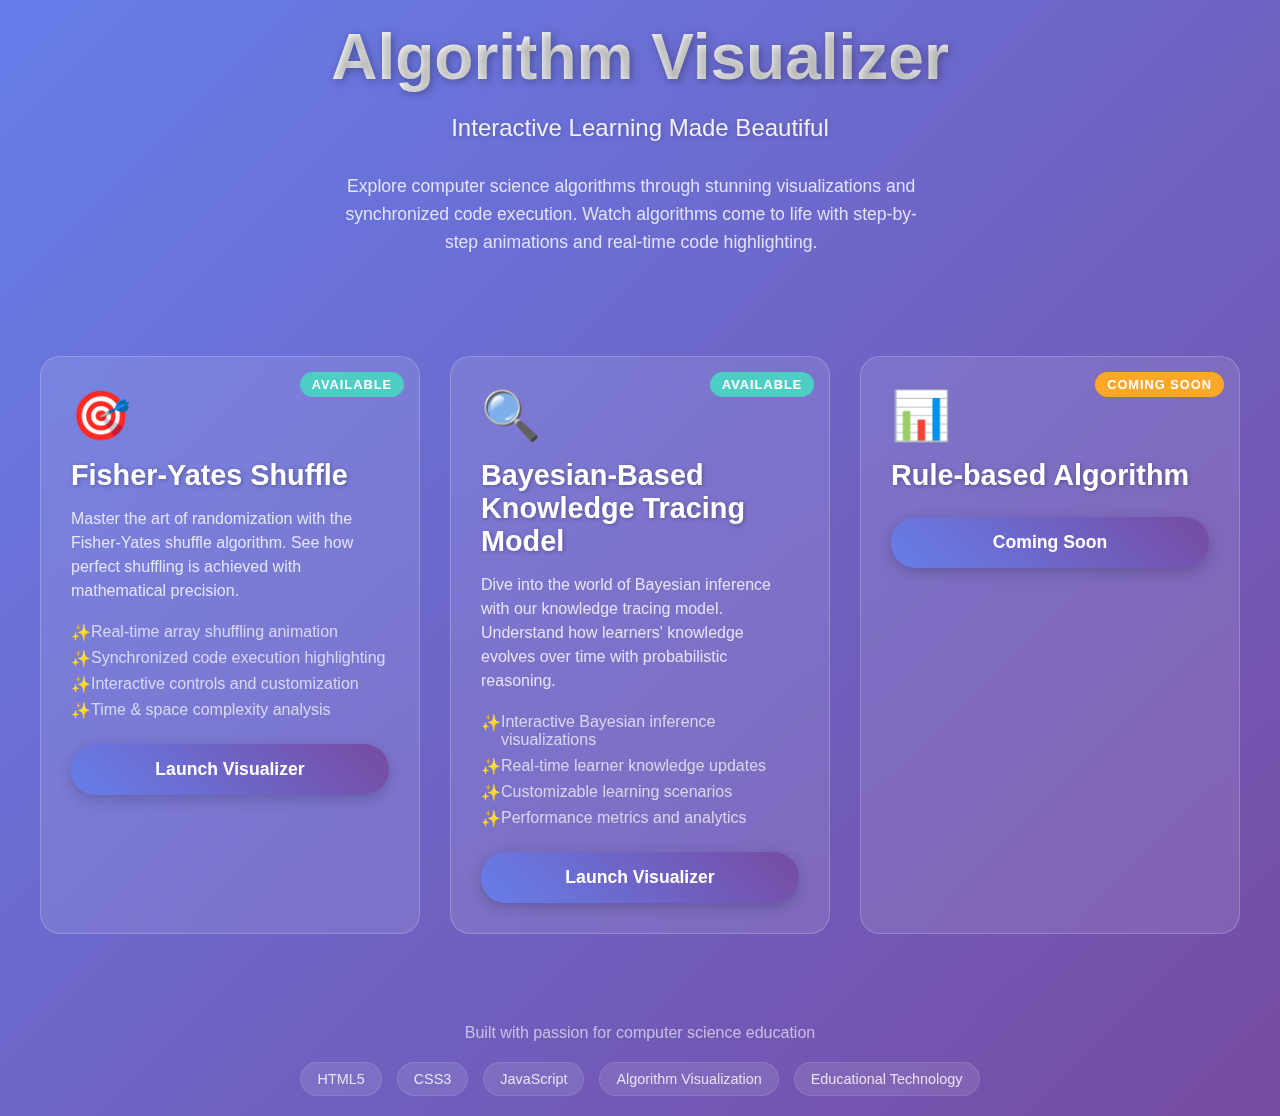
<file: index.html>
<!DOCTYPE html>
<html lang="en">
<head>
    <meta charset="UTF-8">
    <meta name="viewport" content="width=device-width, initial-scale=1.0">
    <title>Algorithm Visualizer Hub</title>
    <link rel="stylesheet" href="/css/index.css">
    <link rel="icon" type="image/x-icon" href="/assets/machine-learning.png">
</head>
<body>
    <div class="stars" id="stars"></div>
    <div class="floating-shapes" id="shapes"></div>
    
    <div class="container">
        <div class="hero-section">
            <h1 class="main-title">Algorithm Visualizer</h1>
            <p class="subtitle">Interactive Learning Made Beautiful</p>
            <p class="description">
                Explore computer science algorithms through stunning visualizations and synchronized code execution. 
                Watch algorithms come to life with step-by-step animations and real-time code highlighting.
            </p>
        </div>
        
        <div class="algorithms-grid">
            <div class="algorithm-card" onclick="openFisherYates()">
                <div class="status-badge">Available</div>
                <span class="card-icon">🎯</span>
                <h3 class="card-title">Fisher-Yates Shuffle</h3>
                <p class="card-description">
                    Master the art of randomization with the Fisher-Yates shuffle algorithm. 
                    See how perfect shuffling is achieved with mathematical precision.
                </p>
                <ul class="card-features">
                    <li>Real-time array shuffling animation</li>
                    <li>Synchronized code execution highlighting</li>
                    <li>Interactive controls and customization</li>
                    <li>Time & space complexity analysis</li>
                </ul>
                <a href="shuffle.html"><button class="launch-btn">Launch Visualizer</button></a>
            </div>
            
            <div class="algorithm-card">
                <div class="status-badge">Available</div>
                <span class="card-icon">🔍</span>
                <h3 class="card-title">Bayesian-Based Knowledge Tracing Model</h3>
                <p class="card-description">
                    Dive into the world of Bayesian inference with our knowledge tracing model. 
                    Understand how learners' knowledge evolves over time with probabilistic reasoning.
                </p>
                <ul class="card-features">
                    <li>Interactive Bayesian inference visualizations</li>
                    <li>Real-time learner knowledge updates</li>
                    <li>Customizable learning scenarios</li>
                    <li>Performance metrics and analytics</li>
                </ul>
                <a href="bkt.html"><button class="launch-btn">Launch Visualizer</button></a>
            </div>
            
            <div class="algorithm-card">
                <div class="status-badge coming-soon">Coming Soon</div>
                <span class="card-icon">📊</span>
                <h3 class="card-title">Rule-based Algorithm</h3>
                <p class="card-description">
                    <!-- Compare and contrast different sorting algorithms side by side. 
                    From bubble sort to quicksort, see them all in action. -->
                </p>
                <ul class="card-features">
                    <!-- <li>Multiple sorting algorithm animations</li>
                    <li>Performance comparison charts</li>
                    <li>Adjustable array sizes and speeds</li>
                    <li>Best/worst case scenarios</li> -->
                </ul>
                <button class="launch-btn" disabled>Coming Soon</button>
            </div>
            
        </div>
        
        <div class="footer">
            <p>Built with passion for computer science education</p>
            <div class="tech-stack">
                <span class="tech-item">HTML5</span>
                <span class="tech-item">CSS3</span>
                <span class="tech-item">JavaScript</span>
                <span class="tech-item">Algorithm Visualization</span>
                <span class="tech-item">Educational Technology</span>
            </div>
        </div>
    </div>

    <script>
        // Create animated stars
        function createStars() {
            const starsContainer = document.getElementById('stars');
            const numberOfStars = 100;
            
            for (let i = 0; i < numberOfStars; i++) {
                const star = document.createElement('div');
                star.className = 'star';
                star.style.left = Math.random() * 100 + '%';
                star.style.top = Math.random() * 100 + '%';
                star.style.animationDelay = Math.random() * 3 + 's';
                star.style.animationDuration = (Math.random() * 3 + 2) + 's';
                starsContainer.appendChild(star);
            }
        }
        
        // Create floating shapes
        function createFloatingShapes() {
            const shapesContainer = document.getElementById('shapes');
            
            setInterval(() => {
                const shape = document.createElement('div');
                shape.className = 'shape';
                const size = Math.random() * 100 + 20;
                shape.style.width = size + 'px';
                shape.style.height = size + 'px';
                shape.style.left = Math.random() * 100 + '%';
                shape.style.animationDuration = (Math.random() * 10 + 15) + 's';
                
                shapesContainer.appendChild(shape);
                
                // Remove shape after animation
                setTimeout(() => {
                    if (shape.parentNode) {
                        shape.parentNode.removeChild(shape);
                    }
                }, 25000);
            }, 2000);
        }
        
      </script>
</file>
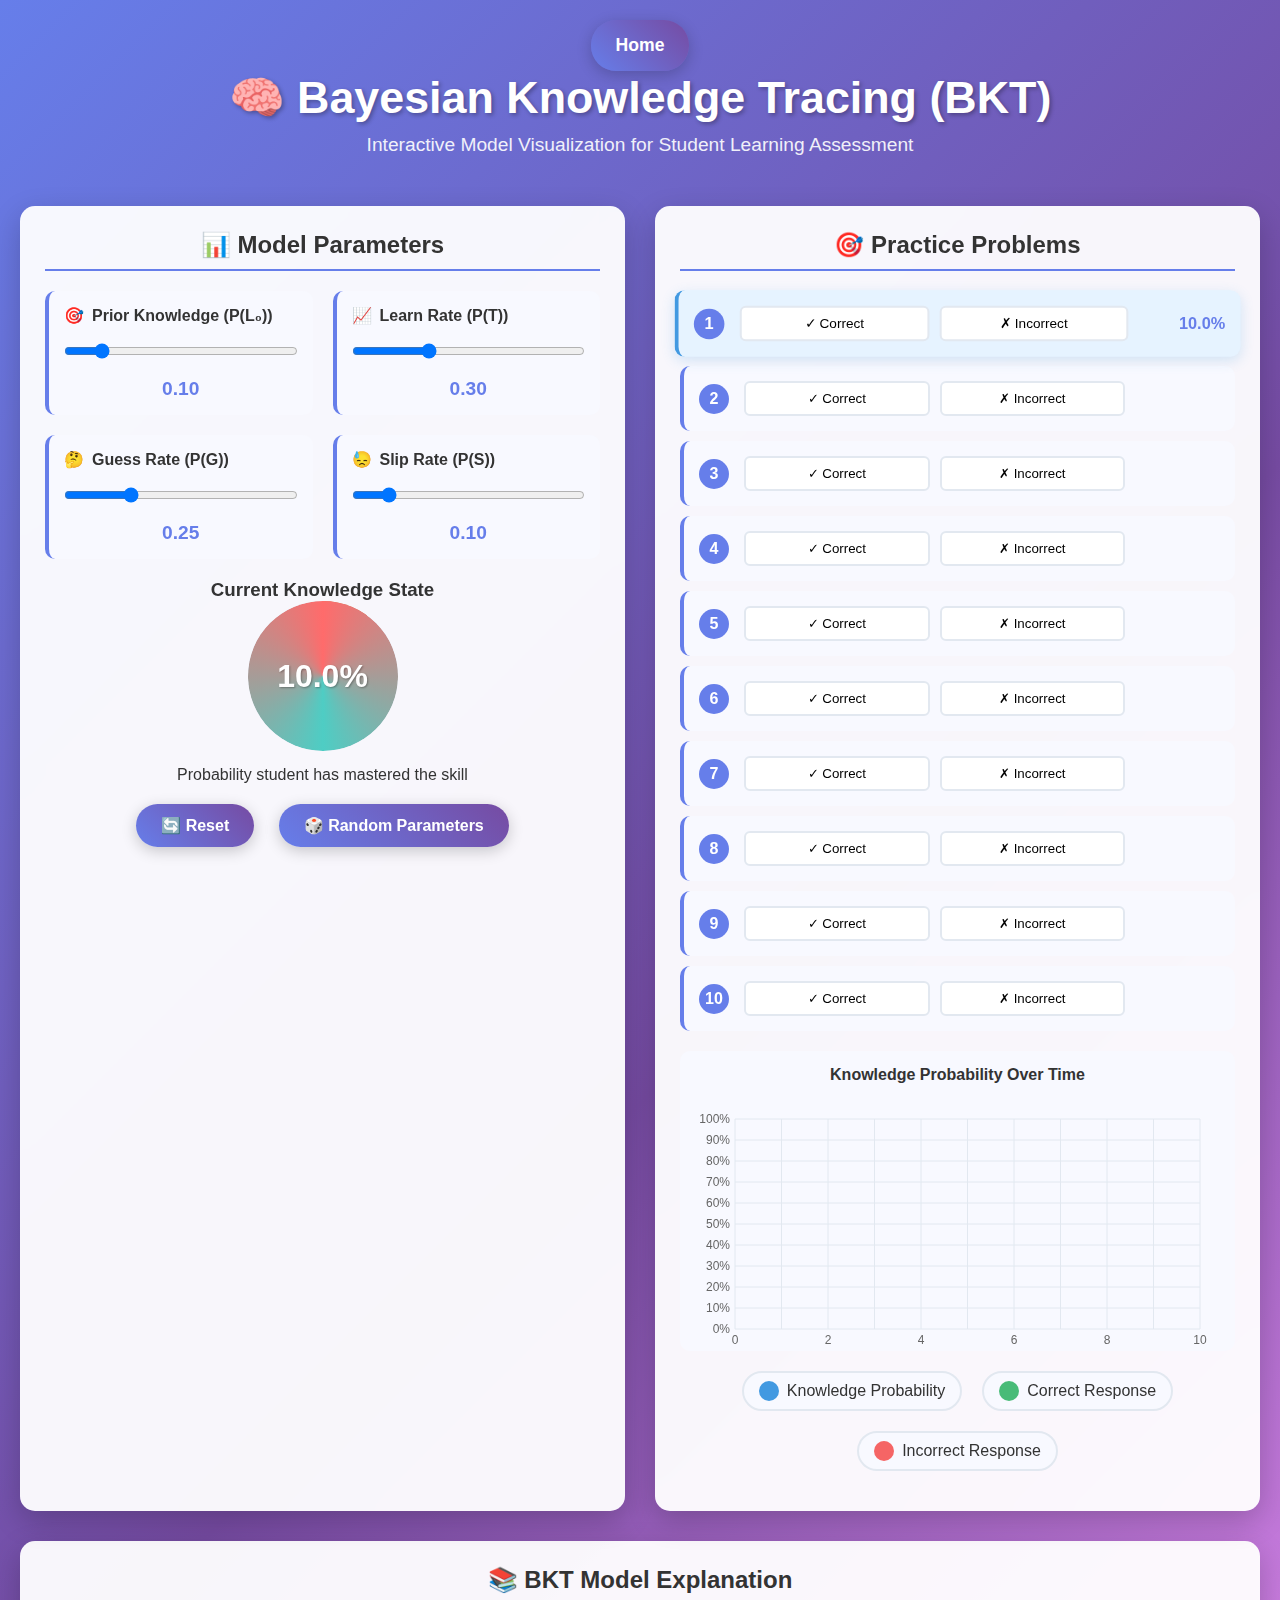
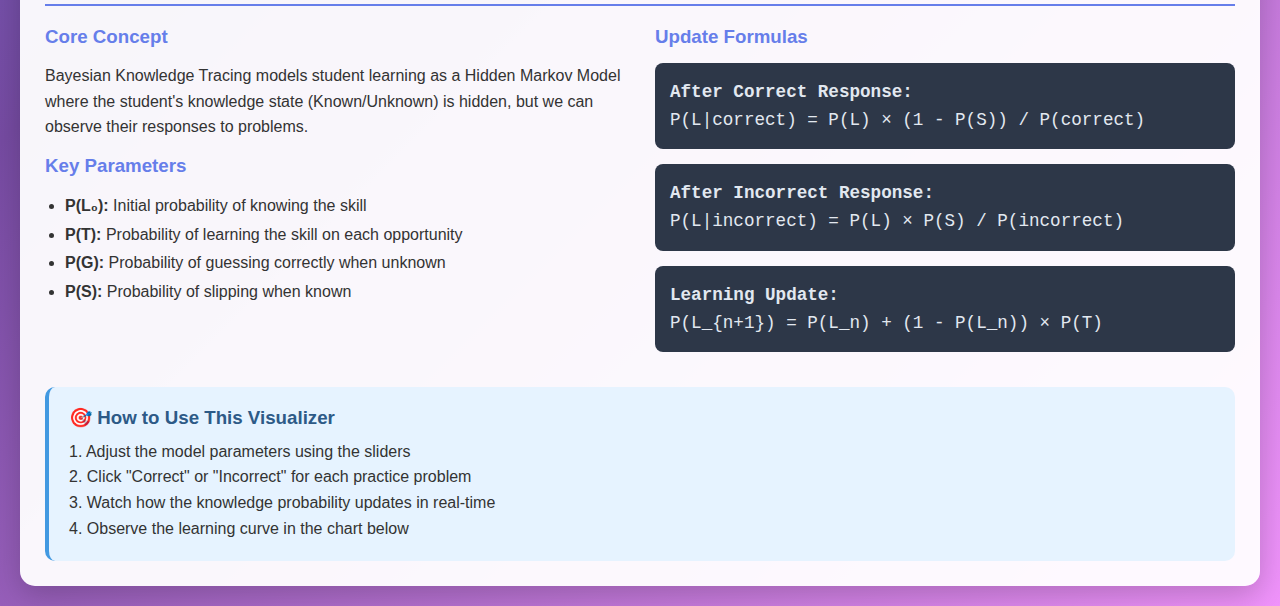
<file: bkt.html>
<!DOCTYPE html>
<html lang="en">
<head>
    <meta charset="UTF-8">
    <meta name="viewport" content="width=device-width, initial-scale=1.0">
    <title>Bayesian Knowledge Tracing (BKT) Model Visualizer</title>
    <link rel="stylesheet" href="/css/bkt.css">
    <link rel="icon" type="image/x-icon" href="/assets/machine-learning.png">

</head>
   <a href="index.html"><button class="launch-btn">Home</button></a>
<body>
    <div class="header">
        <h1 class="main-title">🧠 Bayesian Knowledge Tracing (BKT)</h1>
        <p class="subtitle">Interactive Model Visualization for Student Learning Assessment</p>
    </div>

    <div class="container">
        <div class="panel">
            <h2 class="panel-title">📊 Model Parameters</h2>
            
            <div class="parameters-grid">
                <div class="parameter-item">
                    <div class="parameter-label">
                        <span>🎯</span>
                        <span>Prior Knowledge (P(L₀))</span>
                    </div>
                    <input type="range" class="parameter-input" id="priorKnowledge" min="0" max="1" step="0.01" value="0.1">
                    <div class="parameter-value" id="priorValue">0.10</div>
                </div>
                
                <div class="parameter-item">
                    <div class="parameter-label">
                        <span>📈</span>
                        <span>Learn Rate (P(T))</span>
                    </div>
                    <input type="range" class="parameter-input" id="learnRate" min="0" max="1" step="0.01" value="0.3">
                    <div class="parameter-value" id="learnValue">0.30</div>
                </div>
                
                <div class="parameter-item">
                    <div class="parameter-label">
                        <span>🤔</span>
                        <span>Guess Rate (P(G))</span>
                    </div>
                    <input type="range" class="parameter-input" id="guessRate" min="0" max="1" step="0.01" value="0.25">
                    <div class="parameter-value" id="guessValue">0.25</div>
                </div>
                
                <div class="parameter-item">
                    <div class="parameter-label">
                        <span>😓</span>
                        <span>Slip Rate (P(S))</span>
                    </div>
                    <input type="range" class="parameter-input" id="slipRate" min="0" max="1" step="0.01" value="0.1">
                    <div class="parameter-value" id="slipValue">0.10</div>
                </div>
            </div>

            <div class="knowledge-state">
                <h3>Current Knowledge State</h3>
                <div class="knowledge-circle" id="knowledgeCircle">
                    <span class="knowledge-text" id="knowledgeText">10%</span>
                </div>
                <p>Probability student has mastered the skill</p>
            </div>

            <div class="controls">
                <button class="btn" onclick="resetSimulation()">🔄 Reset</button>
                <button class="btn" onclick="randomizeParameters()">🎲 Random Parameters</button>
            </div>
        </div>

        <div class="panel">
            <h2 class="panel-title">🎯 Practice Problems</h2>
            
            <div class="problem-sequence" id="problemSequence">
                <!-- Problems will be generated here -->
            </div>

            <div class="chart-container">
                <div class="chart-title">Knowledge Probability Over Time</div>
                <canvas class="chart-canvas" id="knowledgeChart"></canvas>
            </div>

            <div class="legend">
                <div class="legend-item">
                    <div class="legend-color" style="background: #4299e1;"></div>
                    <span>Knowledge Probability</span>
                </div>
                <div class="legend-item">
                    <div class="legend-color" style="background: #48bb78;"></div>
                    <span>Correct Response</span>
                </div>
                <div class="legend-item">
                    <div class="legend-color" style="background: #f56565;"></div>
                    <span>Incorrect Response</span>
                </div>
            </div>
        </div>
    </div>

    <div class="model-explanation">
        <h2 class="panel-title">📚 BKT Model Explanation</h2>
        
        <div style="display: grid; grid-template-columns: 1fr 1fr; gap: 30px; margin-bottom: 20px;">
            <div>
                <h3 style="color: #667eea; margin-bottom: 15px;">Core Concept</h3>
                <p style="line-height: 1.6; margin-bottom: 15px;">
                    Bayesian Knowledge Tracing models student learning as a Hidden Markov Model where the student's knowledge state (Known/Unknown) is hidden, but we can observe their responses to problems.
                </p>
                
                <h3 style="color: #667eea; margin-bottom: 15px;">Key Parameters</h3>
                <ul style="line-height: 1.8; margin-left: 20px;">
                    <li><strong>P(L₀):</strong> Initial probability of knowing the skill</li>
                    <li><strong>P(T):</strong> Probability of learning the skill on each opportunity</li>
                    <li><strong>P(G):</strong> Probability of guessing correctly when unknown</li>
                    <li><strong>P(S):</strong> Probability of slipping when known</li>
                </ul>
            </div>
            
            <div>
                <h3 style="color: #667eea; margin-bottom: 15px;">Update Formulas</h3>
                
                <div class="formula-box">
                    <div class="formula">
                        <strong>After Correct Response:</strong><br>
                        P(L|correct) = P(L) × (1 - P(S)) / P(correct)
                    </div>
                </div>
                
                <div class="formula-box">
                    <div class="formula">
                        <strong>After Incorrect Response:</strong><br>
                        P(L|incorrect) = P(L) × P(S) / P(incorrect)
                    </div>
                </div>
                
                <div class="formula-box">
                    <div class="formula">
                        <strong>Learning Update:</strong><br>
                        P(L_{n+1}) = P(L_n) + (1 - P(L_n)) × P(T)
                    </div>
                </div>
            </div>
        </div>
        
        <div style="background: #e6f3ff; padding: 20px; border-radius: 10px; border-left: 4px solid #4299e1;">
            <h3 style="color: #2d5a87; margin-bottom: 10px;">🎯 How to Use This Visualizer</h3>
            <p style="line-height: 1.6;">
                1. Adjust the model parameters using the sliders<br>
                2. Click "Correct" or "Incorrect" for each practice problem<br>
                3. Watch how the knowledge probability updates in real-time<br>
                4. Observe the learning curve in the chart below
            </p>
        </div>
    </div>

    <script>
        // BKT Model State
        let bktState = {
            priorKnowledge: 0.1,
            learnRate: 0.3,
            guessRate: 0.25,
            slipRate: 0.1,
            currentKnowledge: 0.1,
            problemCount: 0,
            responses: [],
            knowledgeHistory: [0.1]
        };

        // Chart setup
        let chart = null;
        let chartCanvas = null;
        let chartCtx = null;

        // Initialize the application
        function init() {
            setupEventListeners();
            generateProblems();
            updateKnowledgeDisplay();
            initChart();
        }

        function setupEventListeners() {
            // Parameter sliders
            document.getElementById('priorKnowledge').addEventListener('input', updatePriorKnowledge);
            document.getElementById('learnRate').addEventListener('input', updateLearnRate);
            document.getElementById('guessRate').addEventListener('input', updateGuessRate);
            document.getElementById('slipRate').addEventListener('input', updateSlipRate);
        }

        function updatePriorKnowledge(e) {
            bktState.priorKnowledge = parseFloat(e.target.value);
            document.getElementById('priorValue').textContent = bktState.priorKnowledge.toFixed(2);
            if (bktState.problemCount === 0) {
                bktState.currentKnowledge = bktState.priorKnowledge;
                bktState.knowledgeHistory = [bktState.priorKnowledge];
                updateKnowledgeDisplay();
                updateChart();
            }
        }

        function updateLearnRate(e) {
            bktState.learnRate = parseFloat(e.target.value);
            document.getElementById('learnValue').textContent = bktState.learnRate.toFixed(2);
        }

        function updateGuessRate(e) {
            bktState.guessRate = parseFloat(e.target.value);
            document.getElementById('guessValue').textContent = bktState.guessRate.toFixed(2);
        }

        function updateSlipRate(e) {
            bktState.slipRate = parseFloat(e.target.value);
            document.getElementById('slipValue').textContent = bktState.slipRate.toFixed(2);
        }

        function generateProblems() {
            const container = document.getElementById('problemSequence');
            container.innerHTML = '';
            
            for (let i = 1; i <= 10; i++) {
                const problemDiv = document.createElement('div');
                problemDiv.className = 'problem-item';
                problemDiv.id = `problem-${i}`;
                
                if (i === bktState.problemCount + 1) {
                    problemDiv.classList.add('current');
                }
                
                problemDiv.innerHTML = `
                    <div class="problem-number">${i}</div>
                    <div class="problem-response">
                        <button class="response-btn" onclick="submitResponse(${i}, true)" ${i <= bktState.problemCount ? 'disabled' : ''}>
                            ✓ Correct
                        </button>
                        <button class="response-btn" onclick="submitResponse(${i}, false)" ${i <= bktState.problemCount ? 'disabled' : ''}>
                            ✗ Incorrect
                        </button>
                    </div>
                    <div class="knowledge-probability" id="prob-${i}">
                        ${i === 1 ? (bktState.currentKnowledge * 100).toFixed(1) + '%' : ''}
                    </div>
                `;
                
                container.appendChild(problemDiv);
            }
        }

        function submitResponse(problemNum, isCorrect) {
            if (problemNum !== bktState.problemCount + 1) return;
            
            // Update BKT model
            updateBKTModel(isCorrect);
            
            // Update UI
            const problemDiv = document.getElementById(`problem-${problemNum}`);
            const buttons = problemDiv.querySelectorAll('.response-btn');
            
            buttons.forEach(btn => btn.disabled = true);
            buttons[isCorrect ? 0 : 1].classList.add(isCorrect ? 'correct' : 'incorrect');
            
            // Update probability display
            document.getElementById(`prob-${problemNum}`).textContent = 
                (bktState.currentKnowledge * 100).toFixed(1) + '%';
            
            // Move to next problem
            problemDiv.classList.remove('current');
            bktState.problemCount++;
            
            if (bktState.problemCount < 10) {
                document.getElementById(`problem-${bktState.problemCount + 1}`).classList.add('current');
                document.getElementById(`prob-${bktState.problemCount + 1}`).textContent = 
                    (bktState.currentKnowledge * 100).toFixed(1) + '%';
            }
            
            updateKnowledgeDisplay();
            updateChart();
        }

        function updateBKTModel(isCorrect) {
            const P_L = bktState.currentKnowledge;
            const P_G = bktState.guessRate;
            const P_S = bktState.slipRate;
            const P_T = bktState.learnRate;
            
            // Calculate probability of correct response
            const P_correct = P_L * (1 - P_S) + (1 - P_L) * P_G;
            const P_incorrect = P_L * P_S + (1 - P_L) * (1 - P_G);
            
            // Update knowledge probability based on response
            if (isCorrect) {
                bktState.currentKnowledge = (P_L * (1 - P_S)) / P_correct;
            } else {
                bktState.currentKnowledge = (P_L * P_S) / P_incorrect;
            }
            
            // Apply learning
            bktState.currentKnowledge = bktState.currentKnowledge + (1 - bktState.currentKnowledge) * P_T;
            
            // Store response and knowledge state
            bktState.responses.push(isCorrect);
            bktState.knowledgeHistory.push(bktState.currentKnowledge);
        }

        function updateKnowledgeDisplay() {
            const circle = document.getElementById('knowledgeCircle');
            const text = document.getElementById('knowledgeText');
            const percentage = bktState.currentKnowledge * 100;
            
            text.textContent = percentage.toFixed(1) + '%';
            
            // Update circle color based on knowledge level
            const hue = percentage * 1.2; // 0-120 (red to green)
            circle.style.background = `conic-gradient(from 0deg, hsl(${hue}, 70%, 60%) ${percentage * 3.6}deg, #e2e8f0 0deg)`;
        }

        function initChart() {
            chartCanvas = document.getElementById('knowledgeChart');
            chartCtx = chartCanvas.getContext('2d');
            updateChart();
        }

        function updateChart() {
            const canvas = chartCanvas;
            const ctx = chartCtx;
            const width = canvas.width = canvas.offsetWidth;
            const height = canvas.height = canvas.offsetHeight;
            
            ctx.clearRect(0, 0, width, height);
            
            // Draw grid
            ctx.strokeStyle = '#e2e8f0';
            ctx.lineWidth = 1;
            
            // Horizontal lines
            for (let i = 0; i <= 10; i++) {
                const y = (height - 40) * (1 - i / 10) + 20;
                ctx.beginPath();
                ctx.moveTo(40, y);
                ctx.lineTo(width - 20, y);
                ctx.stroke();
                
                // Y-axis labels
                ctx.fillStyle = '#666';
                ctx.font = '12px Arial';
                ctx.textAlign = 'right';
                ctx.fillText((i * 10) + '%', 35, y + 4);
            }
            
            // Vertical lines
            const maxProblems = Math.max(10, bktState.knowledgeHistory.length);
            for (let i = 0; i <= maxProblems; i++) {
                const x = (width - 60) * (i / maxProblems) + 40;
                ctx.beginPath();
                ctx.moveTo(x, 20);
                ctx.lineTo(x, height - 20);
                ctx.stroke();
                
                // X-axis labels
                if (i % 2 === 0) {
                    ctx.fillStyle = '#666';
                    ctx.font = '12px Arial';
                    ctx.textAlign = 'center';
                    ctx.fillText(i.toString(), x, height - 5);
                }
            }
            
            // Draw knowledge probability line
            if (bktState.knowledgeHistory.length > 1) {
                ctx.strokeStyle = '#4299e1';
                ctx.lineWidth = 3;
                ctx.beginPath();
                
                for (let i = 0; i < bktState.knowledgeHistory.length; i++) {
                    const x = (width - 60) * (i / (maxProblems)) + 40;
                    const y = (height - 40) * (1 - bktState.knowledgeHistory[i]) + 20;
                    
                    if (i === 0) {
                        ctx.moveTo(x, y);
                    } else {
                        ctx.lineTo(x, y);
                    }
                }
                ctx.stroke();
                
                // Draw points
                for (let i = 0; i < bktState.knowledgeHistory.length; i++) {
                    const x = (width - 60) * (i / (maxProblems)) + 40;
                    const y = (height - 40) * (1 - bktState.knowledgeHistory[i]) + 20;
                    
                    ctx.fillStyle = '#4299e1';
                    ctx.beginPath();
                    ctx.arc(x, y, 4, 0, 2 * Math.PI);
                    ctx.fill();
                    
                    // Draw response indicators
                    if (i > 0 && i <= bktState.responses.length) {
                        const isCorrect = bktState.responses[i - 1];
                        ctx.fillStyle = isCorrect ? '#48bb78' : '#f56565';
                        ctx.beginPath();
                        ctx.arc(x, y - 15, 6, 0, 2 * Math.PI);
                        ctx.fill();
                        
                        ctx.fillStyle = 'white';
                        ctx.font = 'bold 10px Arial';
                        ctx.textAlign = 'center';
                        ctx.fillText(isCorrect ? '✓' : '✗', x, y - 11);
                    }
                }
            }
        }

        function resetSimulation() {
            bktState.currentKnowledge = bktState.priorKnowledge;
            bktState.problemCount = 0;
            bktState.responses = [];
            bktState.knowledgeHistory = [bktState.priorKnowledge];
            
            generateProblems();
            updateKnowledgeDisplay();
            updateChart();
        }

        function randomizeParameters() {
            // Generate reasonable random parameters
            const prior = Math.random() * 0.3; // 0-30%
            const learn = 0.1 + Math.random() * 0.4; // 10-50%
            const guess = 0.1 + Math.random() * 0.3; // 10-40%
            const slip = Math.random() * 0.2; // 0-20%
            
            document.getElementById('priorKnowledge').value = prior;
            document.getElementById('learnRate').value = learn;
            document.getElementById('guessRate').value = guess;
            document.getElementById('slipRate').value = slip;
            
            bktState.priorKnowledge = prior;
            bktState.learnRate = learn;
            bktState.guessRate = guess;
            bktState.slipRate = slip;
            
            document.getElementById('priorValue').textContent = prior.toFixed(2);
            document.getElementById('learnValue').textContent = learn.toFixed(2);
            document.getElementById('guessValue').textContent = guess.toFixed(2);
            document.getElementById('slipValue').textContent = slip.toFixed(2);
            
            resetSimulation();
        }

        // Initialize when page loads
        window.addEventListener('load', init);
    </script>
</body>
</html>
</file>
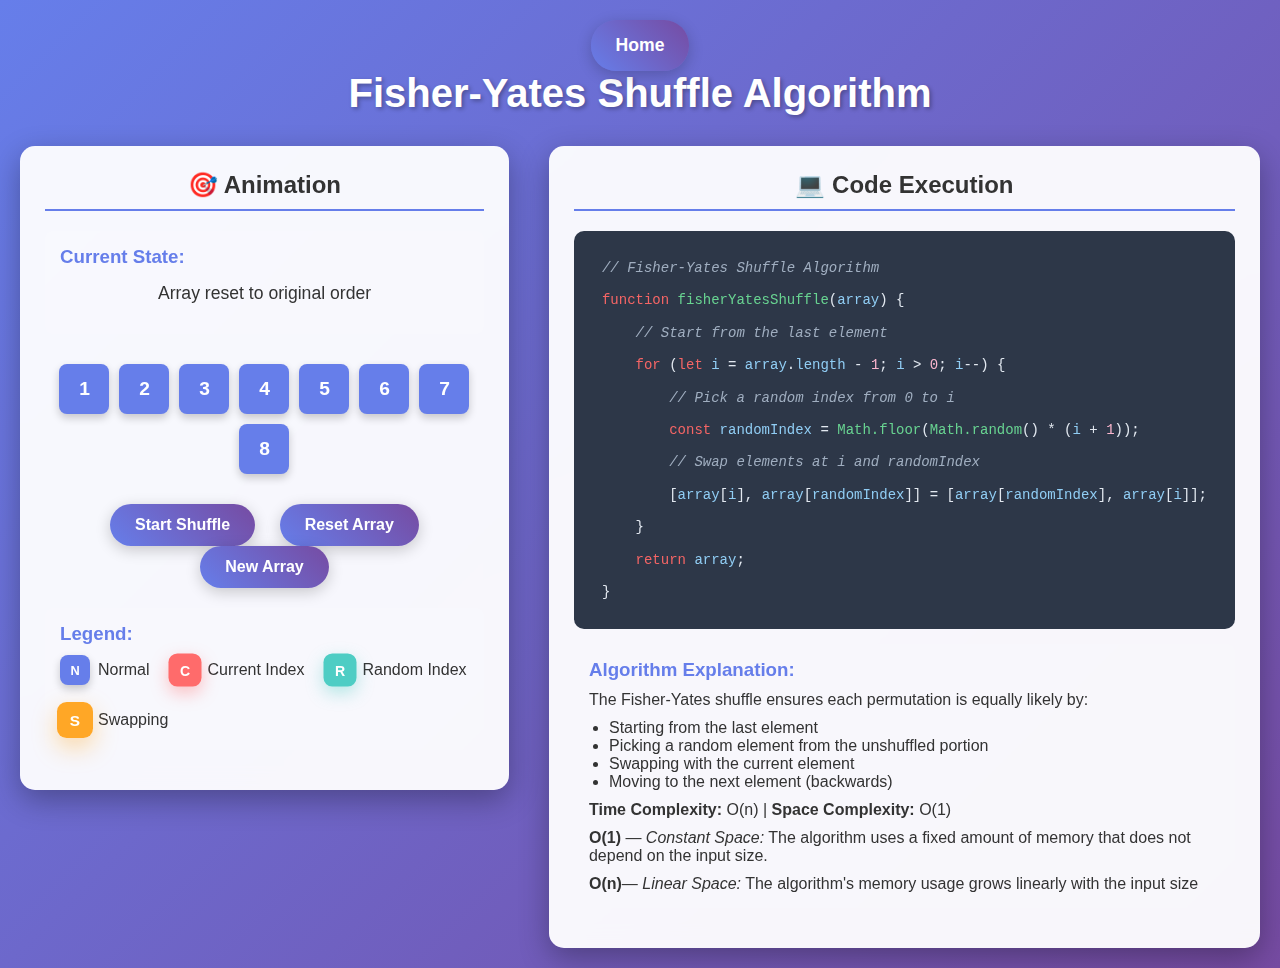
<file: shuffle.html>
<!DOCTYPE html>
<html lang="en">
<head>
    <meta charset="UTF-8">
    <meta name="viewport" content="width=device-width, initial-scale=1.0">
    <title>Fisher-Yates Algorithm Visualizer</title>
    <link rel="stylesheet" href="/css/shuffle.css">
    <link rel="icon" type="image/x-icon" href="/assets/machine-learning.png">

</head>
   <a href="index.html"><button class="launch-btn">Home</button></a>
<body>
    <h1 class="title">Fisher-Yates Shuffle Algorithm</h1>
    
    <div class="container">
        <div class="animation-box">
            <h2 class="box-title">🎯 Animation</h2>
            
            <div class="info-panel">
                <h3>Current State:</h3>
                <div class="status" id="status">Ready to start</div>
            </div>
            
            <div class="array-container" id="arrayContainer">
                <!-- Array elements will be generated here -->
            </div>
            
            <div class="controls">
                <button class="btn" onclick="startShuffle()">Start Shuffle</button>
                <button class="btn" onclick="resetArray()">Reset Array</button>
                <button class="btn" onclick="generateNewArray()">New Array</button>
            </div>
            
            <div class="info-panel">
                <h3>Legend:</h3>
                <div style="display: flex; gap: 20px; align-items: center; flex-wrap: wrap;">
                    <div style="display: flex; align-items: center; gap: 8px;">
                        <div class="array-element" style="width: 30px; height: 30px; font-size: 0.8rem;background: #667eea;">N</div>
                        <span>Normal</span>
                    </div>
                    <div style="display: flex; align-items: center; gap: 8px;">
                        <div class="array-element current" style="width: 30px; height: 30px; font-size: 0.8rem; background: #ff6b6b ;">C</div>
                        <span>Current Index</span>
                    </div>
                    <div style="display: flex; align-items: center; gap: 8px;">
                        <div class="array-element selected" style="width: 30px; height: 30px; font-size: 0.8rem; background: #4ecdc4;">R</div>
                        <span>Random Index</span>
                    </div>
                    <div style="display: flex; align-items: center; gap: 8px;">
                        <div class="array-element swapping" style="width: 30px; height: 30px; font-size: 0.8rem; background: #ffa726;">S</div>
                        <span>Swapping</span>
                    </div>
                </div>
            </div>
        </div>
        
        <div class="code-box">
            <h2 class="box-title">💻 Code Execution</h2>
            
            <div class="code-container">
                <div class="code-line" data-line="0"><span class="comment">// Fisher-Yates Shuffle Algorithm</span></div>
                <div class="code-line" data-line="1"><span class="keyword">function</span> <span class="function">fisherYatesShuffle</span>(<span class="variable">array</span>) {</div>
                <div class="code-line" data-line="2">    <span class="comment">// Start from the last element</span></div>
                <div class="code-line" data-line="3">    <span class="keyword">for</span> (<span class="keyword">let</span> <span class="variable">i</span> = <span class="variable">array</span>.<span class="variable">length</span> - <span class="number">1</span>; <span class="variable">i</span> > <span class="number">0</span>; <span class="variable">i</span>--) {</div>
                <div class="code-line" data-line="4">        <span class="comment">// Pick a random index from 0 to i</span></div>
                <div class="code-line" data-line="5">        <span class="keyword">const</span> <span class="variable">randomIndex</span> = <span class="function">Math.floor</span>(<span class="function">Math.random</span>() * (<span class="variable">i</span> + <span class="number">1</span>));</div>
                <div class="code-line" data-line="6">        <span class="comment">// Swap elements at i and randomIndex</span></div>
                <div class="code-line" data-line="7">        [<span class="variable">array</span>[<span class="variable">i</span>], <span class="variable">array</span>[<span class="variable">randomIndex</span>]] = [<span class="variable">array</span>[<span class="variable">randomIndex</span>], <span class="variable">array</span>[<span class="variable">i</span>]];</div>
                <div class="code-line" data-line="8">    }</div>
                <div class="code-line" data-line="9">    <span class="keyword">return</span> <span class="variable">array</span>;</div>
                <div class="code-line" data-line="10">}</div>
            </div>
            
            <div class="info-panel">
                <h3>Algorithm Explanation:</h3>
                <p>The Fisher-Yates shuffle ensures each permutation is equally likely by:</p>
                <ul style="margin-left: 20px; margin-top: 10px;">
                    <li>Starting from the last element</li>
                    <li>Picking a random element from the unshuffled portion</li>
                    <li>Swapping with the current element</li>
                    <li>Moving to the next element (backwards)</li>
                </ul>
                <p style="margin-top: 10px;"><strong>Time Complexity:</strong> O(n) | <strong>Space Complexity:</strong> O(1)</p>
                <p style="margin-top: 10px;"><strong>O(1) </strong> — <i>Constant Space:</i> The algorithm uses a fixed amount of memory that does not depend on the input size. </p>
                <p style="margin-top: 10px;">  <strong>O(n)</strong>— <i>Linear Space:</i> The algorithm's memory usage grows linearly with the input size</p>
            </div>
        </div>
    </div>

    <script>
        let array = [];
        let isShuffling = false;
        let currentStep = 0;
        
        // Initialize array
        function generateNewArray() {
            if (isShuffling) return;
            array = [];
            const size = Math.floor(Math.random() * 6) + 6; // 6-11 elements
            for (let i = 1; i <= size; i++) {
                array.push(i);
            }
            renderArray();
            clearCodeHighlight();
            updateStatus("New array generated");
        }
        
        function resetArray() {
            if (isShuffling) return;
            array = [];
            for (let i = 1; i <= 8; i++) {
                array.push(i);
            }
            renderArray();
            clearCodeHighlight();
            updateStatus("Array reset to original order");
        }
        
        function renderArray() {
            const container = document.getElementById('arrayContainer');
            container.innerHTML = '';
            
            array.forEach((value, index) => {
                const element = document.createElement('div');
                element.className = 'array-element';
                element.textContent = value;
                element.id = `element-${index}`;
                container.appendChild(element);
            });
        }
        
        function highlightElement(index, className) {
            const element = document.getElementById(`element-${index}`);
            if (element) {
                element.classList.add(className);
            }
        }
        
        function clearHighlights() {
            document.querySelectorAll('.array-element').forEach(el => {
                el.classList.remove('current', 'selected', 'swapping');
            });
        }
        
        function highlightCodeLine(lineNumber) {
            clearCodeHighlight();
            const line = document.querySelector(`[data-line="${lineNumber}"]`);
            if (line) {
                line.classList.add('executing');
            }
        }
        
        function clearCodeHighlight() {
            document.querySelectorAll('.code-line').forEach(line => {
                line.classList.remove('highlight', 'executing');
            });
        }
        
        function updateStatus(message) {
            document.getElementById('status').textContent = message;
        }
        
        async function startShuffle() {
            if (isShuffling || array.length === 0) return;
            
            isShuffling = true;
            updateStatus("Starting Fisher-Yates shuffle...");
            
            // Highlight function declaration
            highlightCodeLine(1);
            await sleep(1000);
            
            // Start the main loop
            highlightCodeLine(3);
            await sleep(1000);
            
            for (let i = array.length - 1; i > 0; i--) {
                clearHighlights();
                
                // Highlight current element
                highlightElement(i, 'current');
                updateStatus(`Processing index ${i} (value: ${array[i]})`);
                
                // Highlight loop condition check
                highlightCodeLine(3);
                await sleep(800);
                
                // Highlight random index generation
                highlightCodeLine(5);
                await sleep(800);
                
                // Generate random index
                const randomIndex = Math.floor(Math.random() * (i + 1));
                
                // Highlight the selected random element
                highlightElement(randomIndex, 'selected');
                updateStatus(`Random index: ${randomIndex} (value: ${array[randomIndex]})`);
                await sleep(1000);
                
                // Highlight swap operation
                highlightCodeLine(7);
                await sleep(800);
                
                // Show swapping animation
                highlightElement(i, 'swapping');
                highlightElement(randomIndex, 'swapping');
                updateStatus(`Swapping ${array[i]} ↔ ${array[randomIndex]}`);
                await sleep(1000);
                
                // Perform the swap
                [array[i], array[randomIndex]] = [array[randomIndex], array[i]];
                
                // Re-render array to show the swap
                renderArray();
                await sleep(500);
            }
            
            // Highlight loop end
            highlightCodeLine(8);
            await sleep(800);
            
            // Highlight return statement
            highlightCodeLine(9);
            await sleep(800);
            
            clearHighlights();
            clearCodeHighlight();
            updateStatus("Shuffle completed! Array is now randomized.");
            isShuffling = false;
        }
        
        function sleep(ms) {
            return new Promise(resolve => setTimeout(resolve, ms));
        }
        
        // Initialize with default array
        resetArray();
    </script>

    
</body>
</html>
</file>
<file: css/index.css>
* {
            margin: 0;
            padding: 0;
            box-sizing: border-box;
        }

        body {
            font-family: 'Segoe UI', Tahoma, Geneva, Verdana, sans-serif;
            background: linear-gradient(135deg, #667eea 0%, #764ba2 25%, #f093fb 50%, #f5576c 75%, #4facfe 100%);
            background-size: 400% 400%;
            animation: gradientShift 15s ease infinite;
            min-height: 100vh;
            overflow-x: hidden;
        }

        @keyframes gradientShift {
            0% { background-position: 0% 50%; }
            50% { background-position: 100% 50%; }
            100% { background-position: 0% 50%; }
        }

        .stars {
            position: fixed;
            top: 0;
            left: 0;
            width: 100%;
            height: 100%;
            pointer-events: none;
            z-index: 1;
        }

        .star {
            position: absolute;
            width: 2px;
            height: 2px;
            background: white;
            border-radius: 50%;
            animation: twinkle 3s infinite;
        }

        @keyframes twinkle {
            0%, 100% { opacity: 0; }
            50% { opacity: 1; }
        }

        .container {
            position: relative;
            z-index: 2;
            min-height: 100vh;
            display: flex;
            flex-direction: column;
            align-items: center;
            justify-content: center;
            padding: 20px;
        }

        .hero-section {
            text-align: center;
            margin-bottom: 60px;
            animation: fadeInUp 1s ease-out;
        }

        @keyframes fadeInUp {
            from {
                opacity: 0;
                transform: translateY(30px);
            }
            to {
                opacity: 1;
                transform: translateY(0);
            }
        }

        .main-title {
            font-size: 4rem;
            font-weight: 900;
            color: white;
            text-shadow: 2px 2px 8px rgba(0,0,0,0.3);
            margin-bottom: 20px;
            background: linear-gradient(45deg, #fff, #f0f0f0, #fff);
            background-size: 200% 200%;
            -webkit-background-clip: text;
            -webkit-text-fill-color: transparent;
            animation: textShimmer 3s ease-in-out infinite;
        }

        @keyframes textShimmer {
            0%, 100% { background-position: 0% 50%; }
            50% { background-position: 100% 50%; }
        }

        .subtitle {
            font-size: 1.5rem;
            color: rgba(255,255,255,0.9);
            margin-bottom: 30px;
            text-shadow: 1px 1px 4px rgba(0,0,0,0.2);
            animation: fadeInUp 1s ease-out 0.3s both;
        }

        .description {
            font-size: 1.1rem;
            color: rgba(255,255,255,0.8);
            max-width: 600px;
            line-height: 1.6;
            margin-bottom: 40px;
            animation: fadeInUp 1s ease-out 0.6s both;
        }

        .algorithms-grid {
            display: grid;
            grid-template-columns: repeat(auto-fit, minmax(350px, 1fr));
            gap: 30px;
            max-width: 1200px;
            width: 100%;
            margin-bottom: 50px;
        }

        .algorithm-card {
            background: rgba(255, 255, 255, 0.1);
            backdrop-filter: blur(20px);
            border-radius: 20px;
            padding: 30px;
            border: 1px solid rgba(255, 255, 255, 0.2);
            transition: all 0.4s cubic-bezier(0.175, 0.885, 0.32, 1.275);
            cursor: pointer;
            position: relative;
            overflow: hidden;
            animation: fadeInUp 1s ease-out 0.9s both;
        }

        .algorithm-card::before {
            content: '';
            position: absolute;
            top: 0;
            left: -100%;
            width: 100%;
            height: 100%;
            background: linear-gradient(90deg, transparent, rgba(255,255,255,0.1), transparent);
            transition: left 0.8s;
        }

        .algorithm-card:hover::before {
            left: 100%;
        }

        .algorithm-card:hover {
            transform: translateY(-10px) scale(1.02);
            box-shadow: 0 20px 40px rgba(0,0,0,0.3);
            border-color: rgba(255, 255, 255, 0.4);
        }

        .card-icon {
            font-size: 3rem;
            margin-bottom: 15px;
            display: block;
            animation: float 3s ease-in-out infinite;
        }

        @keyframes float {
            0%, 100% { transform: translateY(0px); }
            50% { transform: translateY(-10px); }
        }

        .card-title {
            font-size: 1.8rem;
            font-weight: bold;
            color: white;
            margin-bottom: 15px;
            text-shadow: 1px 1px 4px rgba(0,0,0,0.3);
        }

        .card-description {
            color: rgba(255,255,255,0.8);
            line-height: 1.5;
            margin-bottom: 20px;
        }

        .card-features {
            list-style: none;
            margin-bottom: 25px;
        }

        .card-features li {
            color: rgba(255,255,255,0.7);
            margin-bottom: 8px;
            padding-left: 20px;
            position: relative;
        }

        .card-features li::before {
            content: '✨';
            position: absolute;
            left: 0;
            color: #ffd700;
        }

        .launch-btn {
            width: 100%;
            background: linear-gradient(45deg, #667eea, #764ba2);
            color: white;
            border: none;
            padding: 15px 25px;
            border-radius: 25px;
            font-size: 1.1rem;
            font-weight: bold;
            cursor: pointer;
            transition: all 0.3s ease;
            box-shadow: 0 4px 15px rgba(0,0,0,0.2);
            position: relative;
            overflow: hidden;
        }

        .launch-btn::before {
            content: '';
            position: absolute;
            top: 0;
            left: -100%;
            width: 100%;
            height: 100%;
            background: linear-gradient(90deg, transparent, rgba(255,255,255,0.2), transparent);
            transition: left 0.5s;
        }

        .launch-btn:hover::before {
            left: 100%;
        }

        .launch-btn:hover {
            transform: translateY(-2px);
            box-shadow: 0 8px 25px rgba(0,0,0,0.3);
        }

        .launch-btn:active {
            transform: translateY(0);
        }

        .status-badge {
            position: absolute;
            top: 15px;
            right: 15px;
            background: #4ecdc4;
            color: white;
            padding: 5px 12px;
            border-radius: 20px;
            font-size: 0.8rem;
            font-weight: bold;
            text-transform: uppercase;
            letter-spacing: 1px;
        }

        .coming-soon {
            background: #ffa726;
        }

        .footer {
            text-align: center;
            color: rgba(255,255,255,0.6);
            margin-top: 40px;
            animation: fadeInUp 1s ease-out 1.2s both;
        }

        .footer p {
            margin-bottom: 10px;
        }

        .tech-stack {
            display: flex;
            justify-content: center;
            gap: 15px;
            flex-wrap: wrap;
            margin-top: 20px;
        }

        .tech-item {
            background: rgba(255,255,255,0.1);
            padding: 8px 16px;
            border-radius: 20px;
            font-size: 0.9rem;
            color: rgba(255,255,255,0.8);
            backdrop-filter: blur(10px);
            border: 1px solid rgba(255,255,255,0.1);
        }

        .floating-shapes {
            position: fixed;
            top: 0;
            left: 0;
            width: 100%;
            height: 100%;
            pointer-events: none;
            z-index: 1;
        }

        .shape {
            position: absolute;
            border-radius: 50%;
            background: rgba(255,255,255,0.05);
            animation: floatShapes 20s infinite linear;
        }

        @keyframes floatShapes {
            0% {
                transform: translateY(100vh) rotate(0deg);
                opacity: 0;
            }
            10% {
                opacity: 1;
            }
            90% {
                opacity: 1;
            }
            100% {
                transform: translateY(-100px) rotate(360deg);
                opacity: 0;
            }
        }

        @media (max-width: 768px) {
            .main-title {
                font-size: 2.5rem;
            }
            
            .subtitle {
                font-size: 1.2rem;
            }
            
            .algorithms-grid {
                grid-template-columns: 1fr;
                gap: 20px;
            }
            
            .algorithm-card {
                padding: 25px;
            }
        }
</file>
<file: css/bkt.css>
* {
            margin: 0;
            padding: 0;
            box-sizing: border-box;
        }

        body {
            font-family: 'Segoe UI', Tahoma, Geneva, Verdana, sans-serif;
            background: linear-gradient(135deg, #667eea 0%, #764ba2 50%, #f093fb 100%);
            min-height: 100vh;
            padding: 20px;
            color: #333;
            min-height: 100vh;
            display: flex;
            flex-direction: column;
            align-items: center;
            justify-content: center;
            padding: 20px;
        }

        .header {
            text-align: center;
            color: white;
            margin-bottom: 30px;
        }

        .main-title {
            font-size: 2.8rem;
            font-weight: bold;
            margin-bottom: 10px;
            text-shadow: 2px 2px 4px rgba(0,0,0,0.3);
        }

        .subtitle {
            font-size: 1.2rem;
            opacity: 0.9;
            margin-bottom: 20px;
        }

        .container {
            max-width: 1600px;
            margin: 0 auto;
            display: grid;
            grid-template-columns: 1fr 1fr;
            gap: 30px;
            margin-bottom: 30px;
        }

        .panel {
            background: rgba(255, 255, 255, 0.95);
            border-radius: 15px;
            padding: 25px;
            box-shadow: 0 10px 30px rgba(0,0,0,0.2);
            backdrop-filter: blur(10px);
        }

        .panel-title {
            font-size: 1.5rem;
            font-weight: bold;
            color: #333;
            margin-bottom: 20px;
            text-align: center;
            border-bottom: 2px solid #667eea;
            padding-bottom: 10px;
        }

        .parameters-grid {
            display: grid;
            grid-template-columns: 1fr 1fr;
            gap: 20px;
            margin-bottom: 20px;
        }

        .parameter-item {
            background: #f8f9ff;
            padding: 15px;
            border-radius: 10px;
            border-left: 4px solid #667eea;
        }

        .parameter-label {
            font-weight: bold;
            color: #333;
            margin-bottom: 8px;
            display: flex;
            align-items: center;
            gap: 8px;
        }

        .parameter-input {
            width: 100%;
            padding: 8px;
            border: 2px solid #e2e8f0;
            border-radius: 6px;
            font-size: 1rem;
            transition: border-color 0.3s ease;
        }

        .parameter-input:focus {
            outline: none;
            border-color: #667eea;
        }

        .parameter-value {
            font-size: 1.2rem;
            font-weight: bold;
            color: #667eea;
            text-align: center;
            margin-top: 5px;
        }

        .knowledge-state {
            text-align: center;
            margin: 20px 0;
        }

        .knowledge-circle {
            width: 150px;
            height: 150px;
            border-radius: 50%;
            margin: 0 auto 15px;
            display: flex;
            align-items: center;
            justify-content: center;
            font-size: 2rem;
            font-weight: bold;
            color: white;
            text-shadow: 1px 1px 2px rgba(0,0,0,0.3);
            transition: all 0.5s ease;
            position: relative;
            overflow: hidden;
        }

        .knowledge-circle::before {
            content: '';
            position: absolute;
            top: 0;
            left: 0;
            right: 0;
            bottom: 0;
            background: conic-gradient(from 0deg, #ff6b6b 0deg, #4ecdc4 180deg, #ff6b6b 360deg);
            border-radius: 50%;
            animation: rotate 3s linear infinite;
        }

        .knowledge-circle::after {
            content: '';
            position: absolute;
            top: 5px;
            left: 5px;
            right: 5px;
            bottom: 5px;
            border-radius: 50%;
            z-index: 1;
        }

        .knowledge-text {
            position: relative;
            z-index: 2;
        }

        @keyframes rotate {
            from { transform: rotate(0deg); }
            to { transform: rotate(360deg); }
        }

        .problem-sequence {
            margin: 20px 0;
        }

        .problem-item {
            display: flex;
            align-items: center;
            gap: 15px;
            padding: 15px;
            margin-bottom: 10px;
            background: #f8f9ff;
            border-radius: 10px;
            border-left: 4px solid #667eea;
            transition: all 0.3s ease;
        }

        .problem-item.current {
            background: #e6f3ff;
            border-left-color: #4299e1;
            transform: scale(1.02);
            box-shadow: 0 4px 12px rgba(66, 153, 225, 0.2);
        }

        .problem-number {
            background: #667eea;
            color: white;
            width: 30px;
            height: 30px;
            border-radius: 50%;
            display: flex;
            align-items: center;
            justify-content: center;
            font-weight: bold;
        }

        .problem-response {
            flex: 1;
            display: flex;
            gap: 10px;
        }

        .response-btn {
            flex: 1;
            padding: 8px 16px;
            border: 2px solid #e2e8f0;
            background: white;
            border-radius: 6px;
            cursor: pointer;
            transition: all 0.3s ease;
            font-weight: 500;
        }

        .response-btn:hover {
            transform: translateY(-2px);
            box-shadow: 0 4px 8px rgba(0,0,0,0.1);
        }

        .response-btn.correct {
            background: #48bb78;
            color: white;
            border-color: #48bb78;
        }

        .response-btn.incorrect {
            background: #f56565;
            color: white;
            border-color: #f56565;
        }

        .knowledge-probability {
            font-weight: bold;
            color: #667eea;
            min-width: 80px;
            text-align: right;
        }

        .chart-container {
            height: 300px;
            margin: 20px 0;
            background: #f8f9ff;
            border-radius: 10px;
            padding: 15px;
            position: relative;
        }

        .chart-title {
            text-align: center;
            font-weight: bold;
            margin-bottom: 15px;
            color: #333;
        }

        .chart-canvas {
            width: 100%;
            height: 250px;
        }

        .controls {
            text-align: center;
            margin: 20px 0;
        }

        .btn {
            background: linear-gradient(45deg, #667eea, #764ba2);
            color: white;
            border: none;
            padding: 12px 25px;
            border-radius: 25px;
            font-size: 1rem;
            font-weight: bold;
            cursor: pointer;
            margin: 0 10px;
            transition: all 0.3s ease;
            box-shadow: 0 4px 15px rgba(0,0,0,0.2);
        }

        .btn:hover {
            transform: translateY(-2px);
            box-shadow: 0 6px 20px rgba(0,0,0,0.3);
        }

        .btn:disabled {
            background: #ccc;
            cursor: not-allowed;
            transform: none;
        }

        .model-explanation {
            grid-column: 1 / -1;
            background: rgba(255, 255, 255, 0.95);
            border-radius: 15px;
            padding: 25px;
            box-shadow: 0 10px 30px rgba(0,0,0,0.2);
        }

        .formula-box {
            background: #2d3748;
            color: #e2e8f0;
            padding: 15px;
            border-radius: 8px;
            font-family: 'Courier New', monospace;
            margin: 15px 0;
            overflow-x: auto;
        }

        .formula {
            font-size: 1.1rem;
            line-height: 1.6;
        }

        .legend {
            display: flex;
            justify-content: center;
            gap: 20px;
            margin: 15px 0;
            flex-wrap: wrap;
        }

        .legend-item {
            display: flex;
            align-items: center;
            gap: 8px;
            padding: 8px 15px;
            background: #f8f9ff;
            border-radius: 20px;
            border: 2px solid #e2e8f0;
        }

        .legend-color {
            width: 20px;
            height: 20px;
            border-radius: 50%;
        }

        @media (max-width: 1024px) {
            .container {
                grid-template-columns: 1fr;
                gap: 20px;
            }
            
            .parameters-grid {
                grid-template-columns: 1fr;
            }
            
            .main-title {
                font-size: 2rem;
            }
        }

               .launch-btn {
            width: 100%;
            background: linear-gradient(45deg, #667eea, #764ba2);
            color: white;
            border: none;
            padding: 15px 25px;
            border-radius: 25px;
            font-size: 1.1rem;
            font-weight: bold;
            cursor: pointer;
            transition: all 0.3s ease;
            box-shadow: 0 4px 15px rgba(0,0,0,0.2);
            position: relative;
            overflow: hidden;
        }

        .launch-btn::before {
            content: '';
            position: absolute;
            top: 0;
            left: -100%;
            width: 100%;
            height: 100%;
            background: linear-gradient(90deg, transparent, rgba(255,255,255,0.2), transparent);
            transition: left 0.5s;
        }

        .launch-btn:hover::before {
            left: 100%;
        }

        .launch-btn:hover {
            transform: translateY(-2px);
            box-shadow: 0 8px 25px rgba(0,0,0,0.3);
        }

        .launch-btn:active {
            transform: translateY(0);
        }
</file>
<file: css/shuffle.css>
* {
            margin: 0;
            padding: 0;
            box-sizing: border-box;
        }

        body {
            font-family: 'Segoe UI', Tahoma, Geneva, Verdana, sans-serif;
            background: linear-gradient(135deg, #667eea 0%, #764ba2 100%);
            min-height: 100vh;
            display: flex;
            flex-direction: column;
            align-items: center;
            justify-content: center;
            padding: 20px;
        }

        .title {
            color: white;
            font-size: 2.5rem;
            font-weight: bold;
            margin-bottom: 30px;
            text-shadow: 2px 2px 4px rgba(0,0,0,0.3);
        }

        .container {
            display: flex;
            gap: 40px;
            max-width: 1400px;
            width: 100%;
            align-items: flex-start;
        }

        .animation-box, .code-box {
            background: rgba(255, 255, 255, 0.95);
            border-radius: 15px;
            padding: 25px;
            box-shadow: 0 10px 30px rgba(0,0,0,0.3);
            backdrop-filter: blur(10px);
        }

        .animation-box {
            flex: 1;
            min-height: 500px;
        }

        .code-box {
            flex: 1;
            min-height: 500px;
        }

        .box-title {
            font-size: 1.5rem;
            font-weight: bold;
            color: #333;
            margin-bottom: 20px;
            text-align: center;
            border-bottom: 2px solid #667eea;
            padding-bottom: 10px;
        }

        .array-container {
            display: flex;
            justify-content: center;
            margin: 30px 0;
            gap: 10px;
            flex-wrap: wrap;
        }

        .array-element {
            width: 50px;
            height: 50px;
            background: #667eea;
            color: white;
            display: flex;
            align-items: center;
            justify-content: center;
            border-radius: 8px;
            font-weight: bold;
            font-size: 1.2rem;
            transition: all 0.5s ease;
            box-shadow: 0 4px 8px rgba(0,0,0,0.2);
        }

        .array-element.current {
            background: #ff6b6b;
            transform: scale(1.1);
            box-shadow: 0 6px 15px rgba(255,107,107,0.4);
        }

        .array-element.selected {
            background: #4ecdc4;
            transform: scale(1.1);
            box-shadow: 0 6px 15px rgba(78,205,196,0.4);
        }

        .array-element.swapping {
            background: #ffa726;
            transform: scale(1.2);
            box-shadow: 0 8px 20px rgba(255,167,38,0.4);
        }

        .controls {
            text-align: center;
            margin: 20px 0;
        }

        .btn {
            background: linear-gradient(45deg, #667eea, #764ba2);
            color: white;
            border: none;
            padding: 12px 25px;
            border-radius: 25px;
            font-size: 1rem;
            font-weight: bold;
            cursor: pointer;
            margin: 0 10px;
            transition: all 0.3s ease;
            box-shadow: 0 4px 15px rgba(0,0,0,0.2);
        }

        .btn:hover {
            transform: translateY(-2px);
            box-shadow: 0 6px 20px rgba(0,0,0,0.3);
        }

        .btn:disabled {
            background: #ccc;
            cursor: not-allowed;
            transform: none;
        }

        .status {
            text-align: center;
            margin: 15px 0;
            font-size: 1.1rem;
            color: #333;
            font-weight: 500;
        }

        .code-container {
            background: #2d3748;
            border-radius: 10px;
            padding: 20px;
            color: #e2e8f0;
            font-family: 'Courier New', monospace;
            font-size: 14px;
            line-height: 1.6;
            overflow-x: auto;
        }

        .code-line {
            display: block;
            padding: 4px 8px;
            margin: 2px 0;
            border-radius: 4px;
            transition: all 0.3s ease;
            white-space: pre;
        }

        .code-line.highlight {
            background: #4a5568;
            border-left: 4px solid #667eea;
            transform: translateX(4px);
            box-shadow: 0 2px 8px rgba(102, 126, 234, 0.3);
        }

        .code-line.executing {
            background: #2d5a87;
            border-left: 4px solid #4299e1;
            transform: translateX(4px);
            animation: pulse 1s ease-in-out infinite alternate;
        }

        @keyframes pulse {
            from { background: #2d5a87; }
            to { background: #3182ce; }
        }

        .keyword { color: #f56565; }
        .function { color: #68d391; }
        .variable { color: #90cdf4; }
        .comment { color: #a0aec0; font-style: italic; }
        .number { color: #fbb6ce; }

        .info-panel {
            background: rgba(255,255,255,0.1);
            border-radius: 8px;
            padding: 15px;
            margin: 15px 0;
            color: #333;
        }

        .info-panel h3 {
            margin-bottom: 10px;
            color: #667eea;
        }

        @media (max-width: 1024px) {
            .container {
                flex-direction: column;
                gap: 20px;
            }
            
            .title {
                font-size: 2rem;
            }
        }

               .launch-btn {
            width: 100%;
            background: linear-gradient(45deg, #667eea, #764ba2);
            color: white;
            border: none;
            padding: 15px 25px;
            border-radius: 25px;
            font-size: 1.1rem;
            font-weight: bold;
            cursor: pointer;
            transition: all 0.3s ease;
            box-shadow: 0 4px 15px rgba(0,0,0,0.2);
            position: relative;
            overflow: hidden;
        }

        .launch-btn::before {
            content: '';
            position: absolute;
            top: 0;
            left: -100%;
            width: 100%;
            height: 100%;
            background: linear-gradient(90deg, transparent, rgba(255,255,255,0.2), transparent);
            transition: left 0.5s;
        }

        .launch-btn:hover::before {
            left: 100%;
        }

        .launch-btn:hover {
            transform: translateY(-2px);
            box-shadow: 0 8px 25px rgba(0,0,0,0.3);
        }

        .launch-btn:active {
            transform: translateY(0);
        }
</file>
